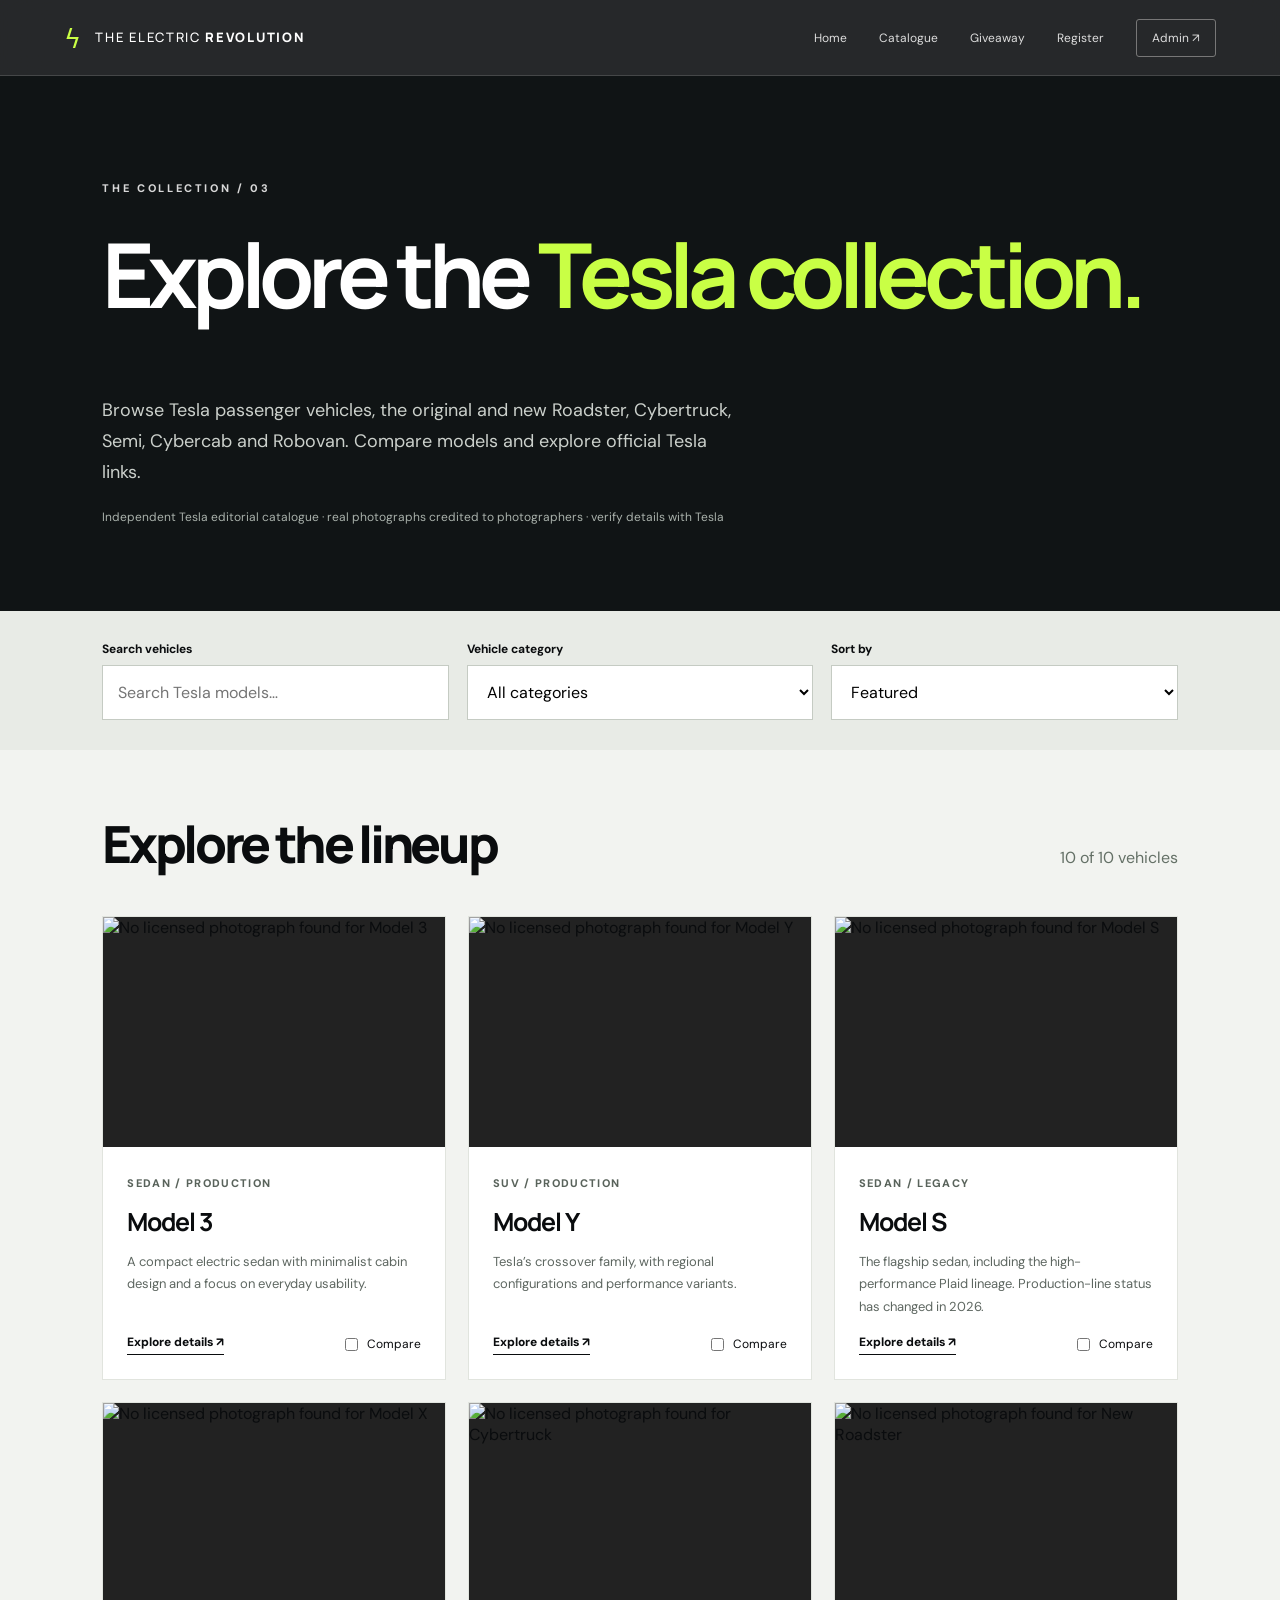
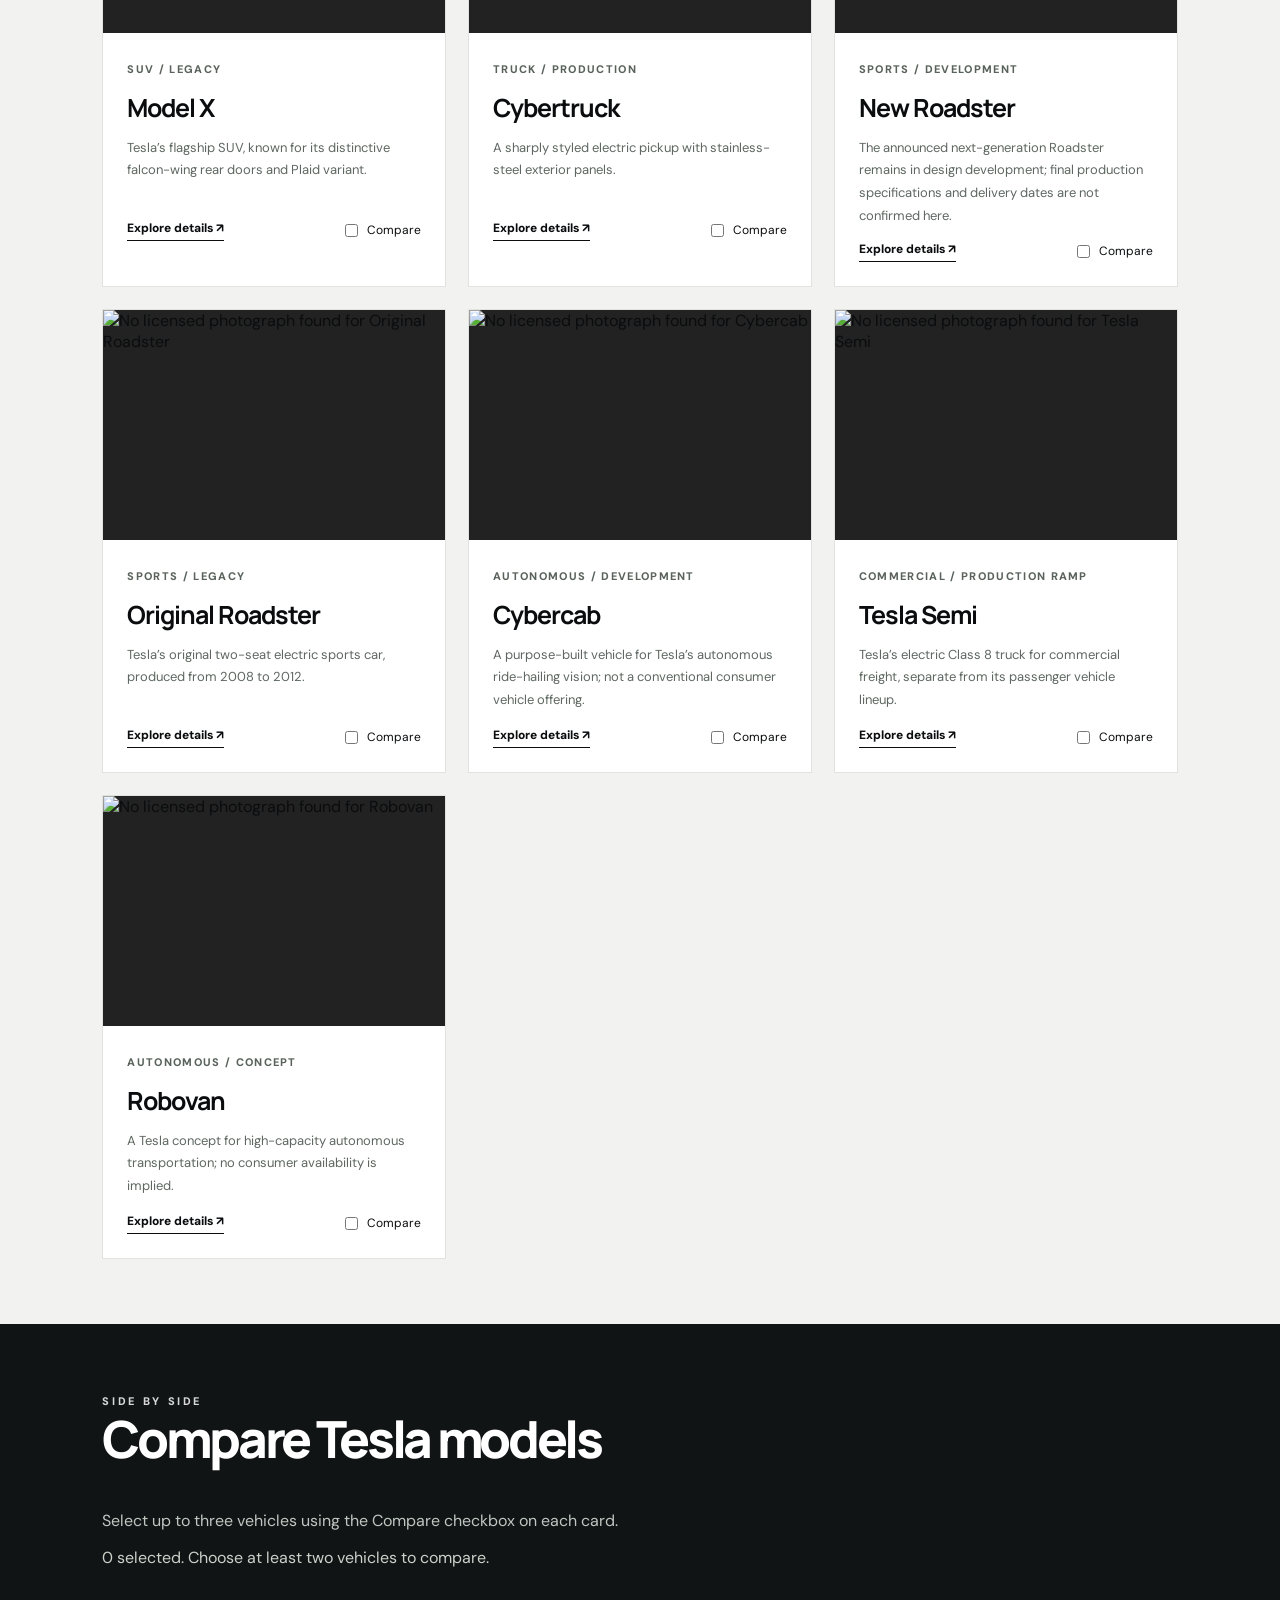
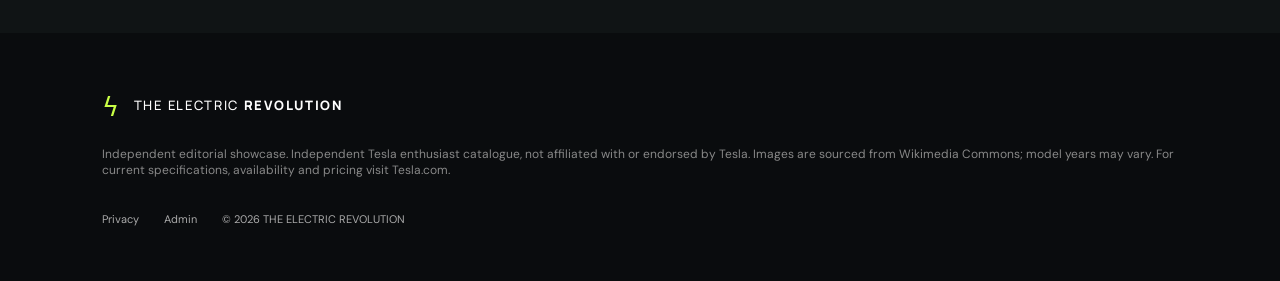
<file: catalogue.html>
<!doctype html><html lang="en"><head><meta charset="utf-8"><meta name="viewport" content="width=device-width,initial-scale=1"><meta name="theme-color" content="#0a0c0e"><meta name="description" content="Explore the Tesla collection in an independent editorial catalogue."><title>Vehicle Catalogue | THE ELECTRIC REVOLUTION</title><link rel="stylesheet" href="style.css"><link rel="stylesheet" href="catalogue.css"><link rel="stylesheet" href="real-gallery.css"></head><body><header class="nav"><a class="logo" href="index.html"><span class="bolt">ϟ</span> THE ELECTRIC <b>REVOLUTION</b></a><button class="menu" id="menu" aria-label="Toggle navigation" aria-expanded="false">☰</button><nav id="navlinks"><a href="index.html">Home</a><a href="catalogue.html" aria-current="page">Catalogue</a><a href="giveaway.html">Giveaway</a><a href="index.html#register">Register</a><a class="nav-admin" href="admin.html">Admin ↗</a></nav></header><main class="catalogue-main"><section class="catalogue-intro"><div class="eyebrow">THE COLLECTION / 03</div><h1>Explore the <em>Tesla collection.</em></h1><p>Browse Tesla passenger vehicles, the original and new Roadster, Cybertruck, Semi, Cybercab and Robovan. Compare models and explore official Tesla links.</p><span class="disclaimer">Independent Tesla editorial catalogue · real photographs credited to photographers · verify details with Tesla</span></section><section class="catalogue-controls" aria-label="Catalogue filters"><label for="searchVehicles">Search vehicles</label><input id="searchVehicles" type="search" placeholder="Search Tesla models…" autocomplete="off"><label for="categoryFilter">Vehicle category</label><select id="categoryFilter"><option value="all">All categories</option><option>Sedan</option><option>SUV</option><option>Truck</option><option>Sports</option><option>Autonomous</option><option>Commercial</option></select><label for="sortVehicles">Sort by</label><select id="sortVehicles"><option value="default">Featured</option><option value="name">Name A–Z</option></select></section><section class="catalogue-content"><div class="catalogue-summary"><h2>Explore the lineup</h2><p id="resultCount" role="status" aria-live="polite"></p></div><div id="catalogueGrid" class="catalogue-grid"></div><p id="noResults" class="empty-results" hidden>No matching vehicles. Try another search or category.</p></section><section class="compare-wrap" id="compare"><div><span class="eyebrow">SIDE BY SIDE</span><h2>Compare Tesla models</h2><p>Select up to three vehicles using the Compare checkbox on each card.</p></div><div id="compareTable" class="compare-table" aria-live="polite">Choose two or three Tesla models to compare.</div></section></main><footer><a class="logo" href="index.html"><span class="bolt">ϟ</span> THE ELECTRIC <b>REVOLUTION</b></a><p>Independent editorial showcase. Independent Tesla enthusiast catalogue, not affiliated with or endorsed by Tesla. Images are sourced from Wikimedia Commons; model years may vary. For current specifications, availability and pricing visit Tesla.com.</p><div><a href="privacy.html">Privacy</a><a href="admin.html">Admin</a><span>© <span id="year"></span> THE ELECTRIC REVOLUTION</span></div></footer><script src="vehicles.js"></script><script src="real-gallery.js"></script><script src="catalogue.js"></script></body></html>
</file>
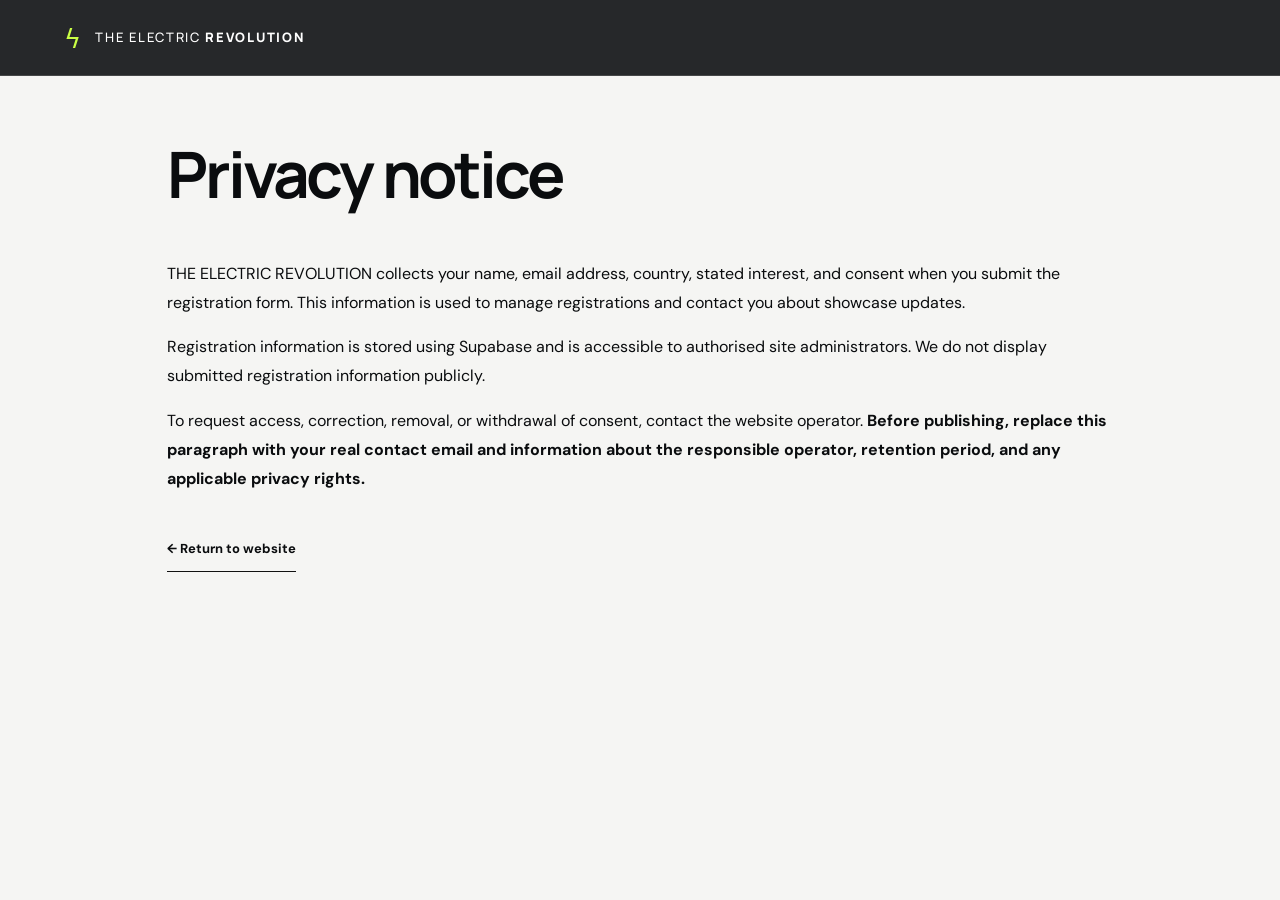
<file: privacy.html>
<!doctype html><html lang="en"><head><meta charset="utf-8"><meta name="viewport" content="width=device-width,initial-scale=1"><title>Privacy — THE ELECTRIC REVOLUTION</title><link rel="stylesheet" href="style.css"></head><body><header class="nav"><a class="logo" href="index.html"><span class="bolt">ϟ</span> THE ELECTRIC <b>REVOLUTION</b></a></header><main class="inner-page"><h1>Privacy notice</h1><p>THE ELECTRIC REVOLUTION collects your name, email address, country, stated interest, and consent when you submit the registration form. This information is used to manage registrations and contact you about showcase updates.</p><p>Registration information is stored using Supabase and is accessible to authorised site administrators. We do not display submitted registration information publicly.</p><p>To request access, correction, removal, or withdrawal of consent, contact the website operator. <strong>Before publishing, replace this paragraph with your real contact email and information about the responsible operator, retention period, and any applicable privacy rights.</strong></p><p><a class="text-link" href="index.html">← Return to website</a></p></main></body></html>
</file>
<file: style.css>
@import url('https://fonts.googleapis.com/css2?family=DM+Sans:wght@400;500;600;700&family=Manrope:wght@400;500;600;700;800&display=swap');:root{--black:#0a0c0e;--muted:#6b7074;--white:#fff;--accent:#c4ff47}*{box-sizing:border-box}html{scroll-behavior:smooth}body{margin:0;color:var(--black);background:#f5f5f3;font-family:'DM Sans',sans-serif}h1,h2,h3,p{margin-top:0}h1,h2,h3,.logo{font-family:Manrope,sans-serif}a{color:inherit;text-decoration:none}button,input,select{font:inherit}button{cursor:pointer}.nav{height:76px;position:fixed;top:0;left:0;right:0;z-index:20;background:rgba(10,12,14,.88);backdrop-filter:blur(18px);display:flex;align-items:center;justify-content:space-between;padding:0 5%;color:white;border-bottom:1px solid #ffffff25}.logo{font-size:13px;font-weight:500;letter-spacing:.13em;white-space:nowrap}.logo b{font-weight:800}.bolt{font-size:26px;color:var(--accent);vertical-align:middle;margin-right:8px}.nav nav{display:flex;align-items:center;gap:32px}.nav nav a{font-size:12px;color:#ddd;transition:color .2s}.nav nav a:hover{color:var(--accent)}.nav-admin{border:1px solid #777;padding:10px 15px;border-radius:3px}.menu{display:none;background:transparent;border:0;color:white;font-size:25px}.hero{min-height:760px;height:100svh;position:relative;background:#111;color:white;display:flex;align-items:center;overflow:hidden}.hero-bg{position:absolute;inset:0;background:linear-gradient(90deg,rgba(0,0,0,.83),rgba(0,0,0,.32) 60%,rgba(0,0,0,.14)),url('https://images.unsplash.com/photo-1560958089-b8a1929cea89?auto=format&fit=crop&w=2200&q=85') center/cover;animation:heroZoom 16s ease-out both}.hero-inner{position:relative;z-index:1;padding:90px 8% 30px;max-width:1050px}.eyebrow{font-size:11px;letter-spacing:.24em;font-weight:800;color:#d8d8d8;margin-bottom:32px}.eyebrow.dark{color:#777}.dot{display:inline-block;width:7px;height:7px;background:var(--accent);border-radius:50%;margin-right:10px}.hero h1{font-size:clamp(48px,8vw,112px);letter-spacing:-.075em;line-height:1.04;font-weight:800;margin-bottom:28px}.hero h1 em{font-style:normal;color:var(--accent)}.hero p{font-size:17px;line-height:1.8;color:#ddd;max-width:550px}.actions{display:flex;gap:12px;flex-wrap:wrap;margin-top:36px}.btn{min-height:52px;display:inline-flex;align-items:center;justify-content:space-between;gap:35px;padding:15px 23px;font-weight:800;font-size:12px;letter-spacing:.04em;border:1px solid transparent;transition:transform .2s,background .2s}.btn:hover{transform:translateY(-3px)}.btn.light{background:white;color:#111}.btn.outline{border-color:#aaa;color:white}.scroll-hint{position:absolute;bottom:32px;left:8%;font-size:10px;letter-spacing:.2em;color:#ddd}.scroll-hint span{font-size:20px;margin-left:20px}.intro,.gallery-section,.signup{padding:120px 8%}.intro-grid{display:grid;grid-template-columns:1.2fr 1fr;gap:12%}h2{font-size:clamp(38px,5.2vw,78px);letter-spacing:-.065em;line-height:1.13;font-weight:800}h2 i{font-weight:500}.intro-grid p,.signup-copy p{font-size:17px;line-height:1.9;color:#60666a}.text-link{display:inline-block;border-bottom:1px solid #111;padding:10px 0;font-weight:700;font-size:13px;margin-top:18px}.gallery-section{background:#fff}.section-head{display:flex;justify-content:space-between;align-items:end;gap:20px}.section-head p{max-width:250px;color:#777;line-height:1.7}.filters{display:flex;gap:8px;margin:25px 0 35px;flex-wrap:wrap}.filter{padding:12px 20px;background:transparent;border:1px solid #ddd;font-size:12px}.filter.active,.filter:hover{background:#111;color:white;border-color:#111}.gallery-grid{display:grid;grid-template-columns:repeat(2,minmax(0,1fr));gap:25px}.vehicle{min-width:0}.vehicle[hidden]{display:none}.vehicle img{width:100%;height:clamp(240px,30vw,450px);object-fit:cover;display:block;filter:saturate(.7);transition:filter .4s,transform .4s}.vehicle:hover img{filter:saturate(1);transform:scale(1.012)}.vehicle-meta{display:flex;justify-content:space-between;align-items:center;padding:20px 0 10px;gap:10px}.vehicle-meta small{font-size:10px;letter-spacing:.15em;color:#888}.vehicle-meta h3{font-size:23px;margin:8px 0}.vehicle-meta>span{font-size:10px;letter-spacing:.1em}.image-note{font-size:11px;color:#888;margin-top:25px}.tech{background:#0a0c0e;color:#fff;min-height:650px;display:grid;grid-template-columns:1fr 1fr}.tech-photo{background:url('https://images.unsplash.com/photo-1592833159117-ac790d1db1a5?auto=format&fit=crop&w=1300&q=85') center/cover;min-height:420px}.tech-content{padding:110px 10%;align-self:center}.tech-content h2{margin-bottom:30px}.tech-content p{color:#b4b9ba;line-height:1.9;max-width:450px}.tech-points{margin-top:42px;border-top:1px solid #343638}.tech-points div{display:flex;gap:28px;padding:17px 0;border-bottom:1px solid #343638;font-size:13px}.tech-points strong{color:var(--accent)}.signup{display:grid;grid-template-columns:1fr 1fr;gap:10%;background:#eceeeb}.signup-copy{padding-top:35px}.signup-form{background:white;padding:40px;box-shadow:0 12px 50px #0000000c;display:flex;flex-direction:column;gap:10px}.signup-form h3{font-size:20px;margin-bottom:18px}.signup-form label{font-size:12px;font-weight:700;margin-top:10px}.signup-form input:not([type=checkbox]),.signup-form select,.auth-card input{border:1px solid #d7dad7;border-radius:0;background:#fff;padding:15px;width:100%;outline:none}.signup-form input:focus,.signup-form select:focus,.auth-card input:focus{border-color:#222}.consent{display:flex;gap:10px;align-items:start;line-height:1.6;font-weight:400!important;color:#555}.consent input{margin-top:4px}.dark-btn{background:#111;color:#fff;width:100%;margin-top:15px}.form-message{min-height:20px;font-size:13px;margin:5px 0}.form-message.error{color:#b12222}.form-message.success{color:#176b3c}.form-small{font-size:11px;color:#888;line-height:1.5}.form-small a{text-decoration:underline}footer{background:#0a0c0e;color:white;padding:55px 8%;display:flex;flex-direction:column;gap:22px}footer p{color:#888;font-size:12px}footer>div{display:flex;gap:25px;flex-wrap:wrap;color:#aaa;font-size:11px}.reveal{opacity:0;transform:translateY(28px);transition:opacity .7s,transform .7s}.reveal.visible{opacity:1;transform:none}@keyframes heroZoom{from{transform:scale(1.07)}to{transform:scale(1)}}.inner-page{padding:130px 8% 90px;min-height:100svh;max-width:1150px;margin:auto}.inner-page h1{font-size:clamp(36px,5vw,65px);letter-spacing:-.05em}.inner-page p{line-height:1.8}.auth-card{max-width:460px;background:white;padding:35px;display:flex;flex-direction:column;gap:14px}.auth-card label{font-size:13px;font-weight:700}.admin-table-wrap{overflow-x:auto;background:white;margin-top:24px}table{width:100%;border-collapse:collapse;min-width:650px}th,td{padding:16px;text-align:left;border-bottom:1px solid #eee;font-size:13px}th{background:#151718;color:#fff}.admin-actions{display:flex;gap:15px;flex-wrap:wrap;align-items:center;margin:24px 0}.stat{padding:20px;background:white;display:inline-block;min-width:180px}.stat strong{display:block;font-size:32px}.hidden{display:none!important}@media(max-width:760px){.nav{height:66px;padding:0 5%}.logo{font-size:10px}.bolt{font-size:20px}.menu{display:block}.nav nav{display:none;position:absolute;top:66px;left:0;right:0;background:#0a0c0e;flex-direction:column;align-items:stretch;padding:20px 5%;gap:20px}.nav nav.open{display:flex}.hero{min-height:620px}.hero-inner{padding-left:6%;padding-right:6%}.hero h1{font-size:clamp(43px,11vw,70px)}.intro,.gallery-section,.signup{padding:75px 6%}.intro-grid,.signup,.tech{grid-template-columns:1fr;gap:35px}.section-head{display:block}.gallery-grid{grid-template-columns:1fr}.vehicle img{height:300px}.tech-photo{min-height:340px}.tech-content{padding:70px 6%}.signup-form{padding:25px}.scroll-hint{left:6%}}@media(prefers-reduced-motion:reduce){*,*:before,*:after{animation:none!important;transition:none!important;scroll-behavior:auto!important}.reveal{opacity:1;transform:none}}
/* 2026 premium upgrade */
:root{--accent:#c9ff45}html{scroll-behavior:smooth}body{overflow-x:hidden}::selection{background:#c9ff45;color:#111}.hero h1{letter-spacing:-.075em;line-height:.91}.hero em{color:var(--accent);font-style:normal}.nav{backdrop-filter:blur(22px);-webkit-backdrop-filter:blur(22px)}.vehicle{position:relative;overflow:hidden;cursor:pointer}.vehicle img{transition:transform .7s cubic-bezier(.2,.8,.2,1),filter .5s}.vehicle:hover img,.vehicle:focus-within img{transform:scale(1.07);filter:saturate(1.12)}.vehicle .view-details{position:absolute;top:18px;right:18px;background:rgba(0,0,0,.75);border:1px solid #ffffff60;color:white;padding:10px 15px;cursor:pointer;z-index:2;letter-spacing:.05em}.vehicle .view-details:focus-visible,.filter:focus-visible,.btn:focus-visible{outline:3px solid #a3df1e;outline-offset:3px}.feature-strip{background:#0d1010;color:white;padding:65px max(5vw,20px);display:grid;grid-template-columns:repeat(3,1fr);gap:28px}.feature-strip strong{display:block;font-size:clamp(26px,4vw,48px);font-weight:800;letter-spacing:-.06em;color:var(--accent)}.feature-strip span{font-size:12px;letter-spacing:.14em;text-transform:uppercase;color:#c7cdcb}.gallery-dialog{border:0;background:#121616;color:#fff;padding:0;width:min(920px,94vw);max-height:90vh;overflow:auto;box-shadow:0 25px 90px #000a}.gallery-dialog::backdrop{background:#000c;backdrop-filter:blur(9px)}.gallery-dialog img{width:100%;height:clamp(230px,48vh,510px);object-fit:cover}.gallery-dialog .dialog-copy{padding:28px 34px 38px}.gallery-dialog h3{font-size:clamp(28px,4vw,48px);letter-spacing:-.05em;margin:10px 0}.gallery-dialog p{color:#c6cccb;max-width:60ch}.gallery-dialog .close-dialog{position:absolute;right:16px;top:16px;background:#fff;color:#111;border:0;border-radius:100px;width:44px;height:44px;font-size:24px;cursor:pointer}.gallery-dialog .tag{color:var(--accent);font-size:12px;letter-spacing:.16em}.dashboard-upgrade{margin:26px 0}.dashboard-kpis{display:grid;grid-template-columns:repeat(3,minmax(0,1fr));gap:14px;margin:24px 0}.dashboard-kpis>div{background:#f2f4f0;padding:24px;border:1px solid #e1e5df}.dashboard-kpis span{display:block;color:#53605a;font-size:12px;text-transform:uppercase;letter-spacing:.09em}.dashboard-kpis strong{display:block;font-size:clamp(28px,4vw,45px);margin-top:10px;letter-spacing:-.05em}.dashboard-panels{display:grid;grid-template-columns:1fr 1fr;gap:18px;margin:20px 0}.dashboard-panel{border:1px solid #dfe3dc;padding:24px;min-width:0}.dashboard-panel h3{margin:0 0 18px}.bar-line{display:grid;grid-template-columns:minmax(95px,1fr) 2fr 36px;align-items:center;gap:10px;margin:12px 0;font-size:13px}.bar-track{background:#e7eae3;height:10px;border-radius:20px;overflow:hidden}.bar-fill{height:100%;background:#242c28;border-radius:20px}.admin-tools{display:flex;gap:12px;align-items:center;flex-wrap:wrap;margin:20px 0}.admin-tools input,.admin-tools select{border:1px solid #cbd1c9;padding:14px;min-height:46px;background:white;flex:1;min-width:180px}.admin-tools .count{font-size:13px;color:#53605a}.empty-state{padding:25px;color:#64706a}.upgrade-note{font-size:12px;color:#65706b}@media(max-width:720px){.feature-strip{grid-template-columns:1fr;gap:22px;padding:38px 22px}.dashboard-kpis{grid-template-columns:1fr}.dashboard-panels{grid-template-columns:1fr}.gallery-dialog .dialog-copy{padding:20px}.admin-tools{align-items:stretch}.admin-tools input,.admin-tools select{width:100%}}@media(prefers-reduced-motion:reduce){*,*:before,*:after{scroll-behavior:auto!important;animation-duration:.01ms!important;transition-duration:.01ms!important}}
</file>
<file: catalogue.css>
body{background:#f2f3f0}.catalogue-main{padding-top:76px}.catalogue-intro{background:#101415;color:white;padding:105px 8% 85px}.catalogue-intro h1{font-size:clamp(44px,7vw,100px);line-height:1.05;letter-spacing:-.07em;max-width:1050px}.catalogue-intro h1 em{font-style:normal;color:#c9ff45}.catalogue-intro p{color:#cbd0cb;font-size:18px;max-width:640px;line-height:1.7}.disclaimer{font-size:12px;color:#a9b1ab}.catalogue-controls{display:grid;grid-template-columns:1fr 1fr 1fr;gap:8px 18px;padding:30px 8%;background:#e8ebe6}.catalogue-controls label{font-size:12px;font-weight:700}.catalogue-controls input,.catalogue-controls select{grid-row:2;border:1px solid #c5cbc3;padding:15px;background:white;width:100%;min-width:0}.catalogue-content,.compare-wrap{padding:65px 8%}.catalogue-summary{display:flex;align-items:baseline;justify-content:space-between;gap:20px}.catalogue-summary h2,.compare-wrap h2{font-size:clamp(30px,4vw,55px)}.catalogue-summary p{color:#647066}.catalogue-grid{display:grid;grid-template-columns:repeat(3,minmax(0,1fr));gap:22px}.catalogue-card{background:#fff;overflow:hidden;border:1px solid #e1e4de;transition:transform .2s,box-shadow .2s}.catalogue-card:hover{transform:translateY(-5px);box-shadow:0 18px 45px #00000014}.catalogue-photo-link{display:block;overflow:hidden}.catalogue-card img{width:100%;height:230px;object-fit:cover;display:block;transition:transform .5s}.catalogue-card:hover img{transform:scale(1.04)}.catalogue-card-body{padding:24px}.catalogue-kicker{font-size:11px;letter-spacing:.12em;text-transform:uppercase;color:#657168;font-weight:800}.catalogue-card h3{font-size:25px;letter-spacing:-.04em;margin:12px 0}.catalogue-card p{color:#5e6761;font-size:13px;line-height:1.75;min-height:70px}.catalogue-actions{display:flex;justify-content:space-between;align-items:center;gap:10px;flex-wrap:wrap}.detail-link{font-size:12px;font-weight:800;border-bottom:1px solid;padding-bottom:4px}.compare-toggle{font-size:12px;display:flex;align-items:center;gap:6px}.compare-toggle input{accent-color:#222}.compare-wrap{background:#101415;color:white}.compare-wrap p{color:#bfc7c1}.compare-table{overflow-x:auto;color:#cbd2ca}.compare-table table{min-width:540px;background:#1d2523}.compare-table th,.compare-table td{background:transparent;border-color:#39433e}.empty-results{padding:30px}.vehicle-page{padding:115px 8% 90px;min-height:80vh}.back-link{display:inline-block;margin-bottom:28px;border-bottom:1px solid}.detail-hero img{width:100%;height:min(55vw,560px);min-height:270px;object-fit:cover}.detail-info{max-width:850px;padding:50px 0}.detail-info h1{font-size:clamp(48px,7vw,92px);letter-spacing:-.07em;margin:14px 0}.detail-description{font-size:20px;line-height:1.7;color:#526057}.detail-info h2{font-size:30px;margin-top:40px}.detail-highlights{display:flex;gap:12px;flex-wrap:wrap;list-style:none;padding:0}.detail-highlights li{padding:13px 18px;background:#e4e8e0}.detail-note{font-size:12px;color:#66736a;line-height:1.7;margin:25px 0}.catalogue-cta{max-width:330px;margin:28px 0}@media(max-width:850px){.catalogue-grid{grid-template-columns:repeat(2,minmax(0,1fr))}}@media(max-width:600px){.catalogue-main{padding-top:66px}.catalogue-intro{padding:75px 6%}.catalogue-controls{grid-template-columns:1fr;padding:24px 6%}.catalogue-controls input,.catalogue-controls select{grid-row:auto}.catalogue-content,.compare-wrap{padding:48px 6%}.catalogue-grid{grid-template-columns:1fr}.catalogue-summary{display:block}.vehicle-page{padding:105px 6% 60px}}@media(prefers-reduced-motion:reduce){.catalogue-card,.catalogue-card img{transition:none}}
.detail-info .btn{display:inline-block;margin:10px 12px 10px 0}.catalogue-card img{background:#222}.catalogue-kicker{color:#59635b}
</file>
<file: real-gallery.css>
.real-gallery{margin:3rem auto;padding:1.5rem;background:#11171b;color:#f5f5f5;border:1px solid #344047;border-radius:20px;max-width:1150px}.real-gallery-top h2{font-size:clamp(1.5rem,3vw,2.5rem);margin:0 0 .5rem}.real-gallery-top p{opacity:.75}.real-gallery-tabs{display:flex;flex-wrap:wrap;gap:.5rem;margin:1.2rem 0}.real-gallery-tabs button{border:1px solid #60717a;background:#1d292f;color:white;border-radius:99px;padding:.65rem 1rem;cursor:pointer}.real-gallery-tabs button:hover{background:#3b4d57}.real-gallery-stage{background:#070a0c;min-height:230px;display:grid;place-items:center;border-radius:14px;overflow:hidden}.real-gallery-stage img{display:block;width:100%;max-height:650px;object-fit:contain}.real-gallery-thumbs{display:flex;gap:.65rem;overflow-x:auto;padding:.8rem 0}.real-gallery-thumbs button{border:2px solid transparent;background:transparent;flex:0 0 112px;padding:0;border-radius:8px;overflow:hidden;cursor:pointer}.real-gallery-thumbs button.active{border-color:#a7ff57}.real-gallery-thumbs img{width:112px;height:74px;object-fit:cover;display:block}.real-gallery-credit{font-size:.78rem;line-height:1.5;overflow-wrap:anywhere;opacity:.8}.real-gallery-credit a{color:#a7ff57}.real-photo-placeholder{background:#222;color:#fff;padding:1rem}
</file>
